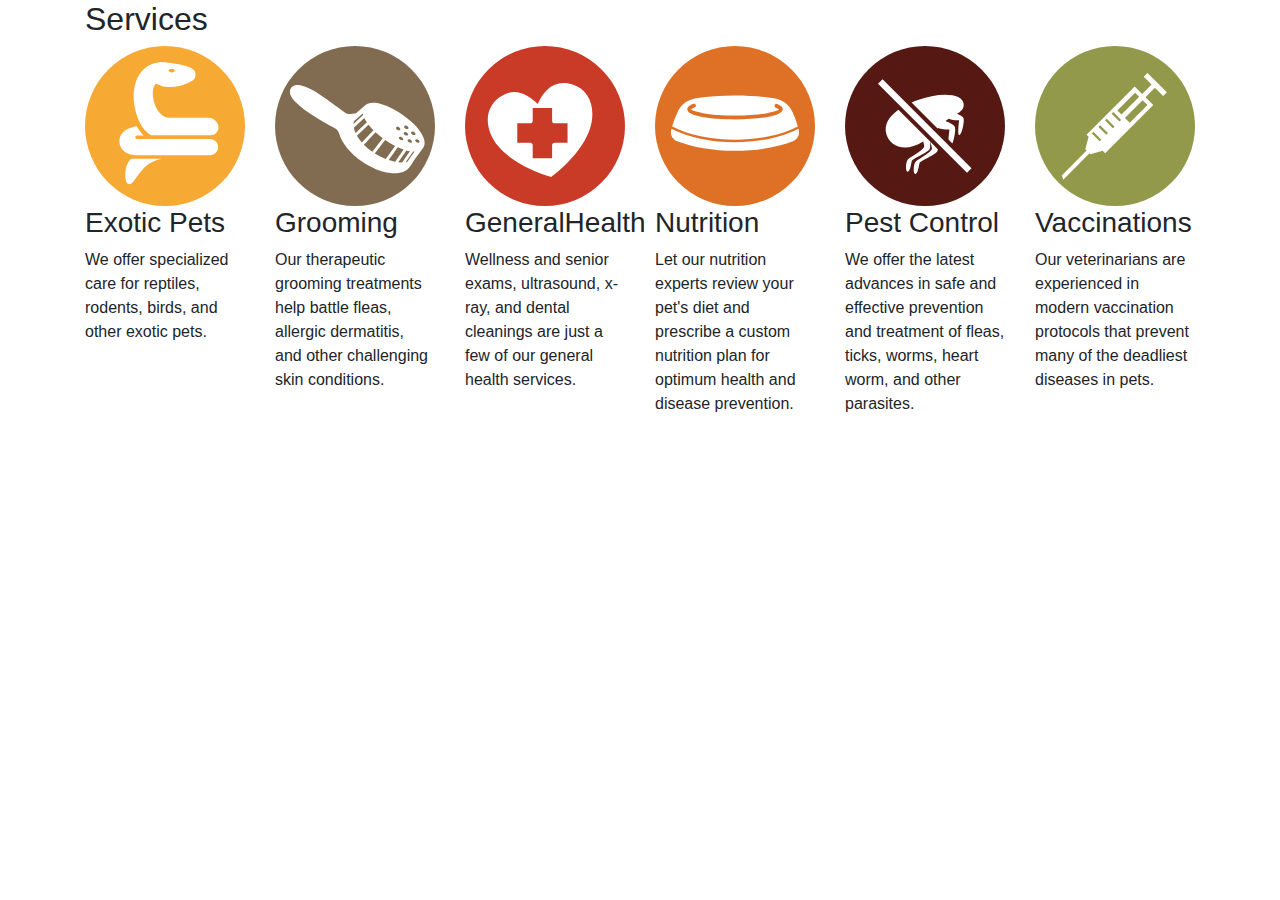
<file: exercise1-1/index.html>
<!DOCTYPE html>
<html lang="en">
<head>
  <title>Bootstrap</title>
  <link rel="stylesheet" href="https://maxcdn.bootstrapcdn.com/bootstrap/4.0.0/css/bootstrap.min.css" integrity="sha384-Gn5384xqQ1aoWXA+058RXPxPg6fy4IWvTNh0E263XmFcJlSAwiGgFAW/dAiS6JXm" crossorigin="anonymous">
  <script src="https://maxcdn.bootstrapcdn.com/bootstrap/4.0.0/js/bootstrap.min.js" integrity="sha384-JZR6Spejh4U02d8jOt6vLEHfe/JQGiRRSQQxSfFWpi1MquVdAyjUar5+76PVCmYl" crossorigin="anonymous"></script>
</head>
<body>

<div class="container">
  <h2>Services</h2>
  <div class="row">
    <section class="col-12 col-sm-6 col-md-4 col-lg-2">
      <img class="icon" src="images/icon-exoticpets.svg" alt="Icon">
      <h3>Exotic Pets</h3>
      <p>We offer specialized care for reptiles, rodents, birds, and other exotic pets.</p>
    </section>

    <section class="col-12 col-sm-6 col-md-4 col-lg-2">
      <img class="icon" src="images/icon-grooming.svg" alt="Icon">
      <h3>Grooming</h3>
      <p>Our therapeutic grooming treatments help battle fleas, allergic dermatitis, and other challenging skin conditions.</p>
    </section>

    <section class="col-12 col-sm-6 col-md-4 col-lg-2">
      <img class="icon" src="images/icon-health.svg" alt="Icon">
      <h3>GeneralHealth</h3>
      <p>Wellness and senior exams, ultrasound, x-ray, and dental cleanings are just a few of our general health services.</p>
    </section>

    <section class="col-12 col-sm-6 col-md-4 col-lg-2">
      <img class="icon" src="images/icon-nutrition.svg" alt="Icon">
      <h3>Nutrition</h3>
      <p>Let our nutrition experts review your pet's diet and prescribe a custom nutrition plan for optimum health and disease prevention.</p>
    </section>

    <section class="col-12 col-sm-6 col-md-4 col-lg-2">
      <img class="icon" src="images/icon-pestcontrol.svg" alt="Icon">
      <h3>Pest Control</h3>
      <p>We offer the latest advances in safe and effective prevention and treatment of fleas, ticks, worms, heart worm, and other parasites.</p>
    </section>

    <section class="col-12 col-sm-6 col-md-4 col-lg-2">
      <img class="icon" src="images/icon-vaccinations.svg" alt="Icon">
      <h3>Vaccinations</h3>
      <p>Our veterinarians are experienced in modern vaccination protocols that prevent many of the deadliest diseases in pets.</p>
    </section>   
  </div><!-- row -->   
</div><!-- content container -->

</body>
</html>
</file>
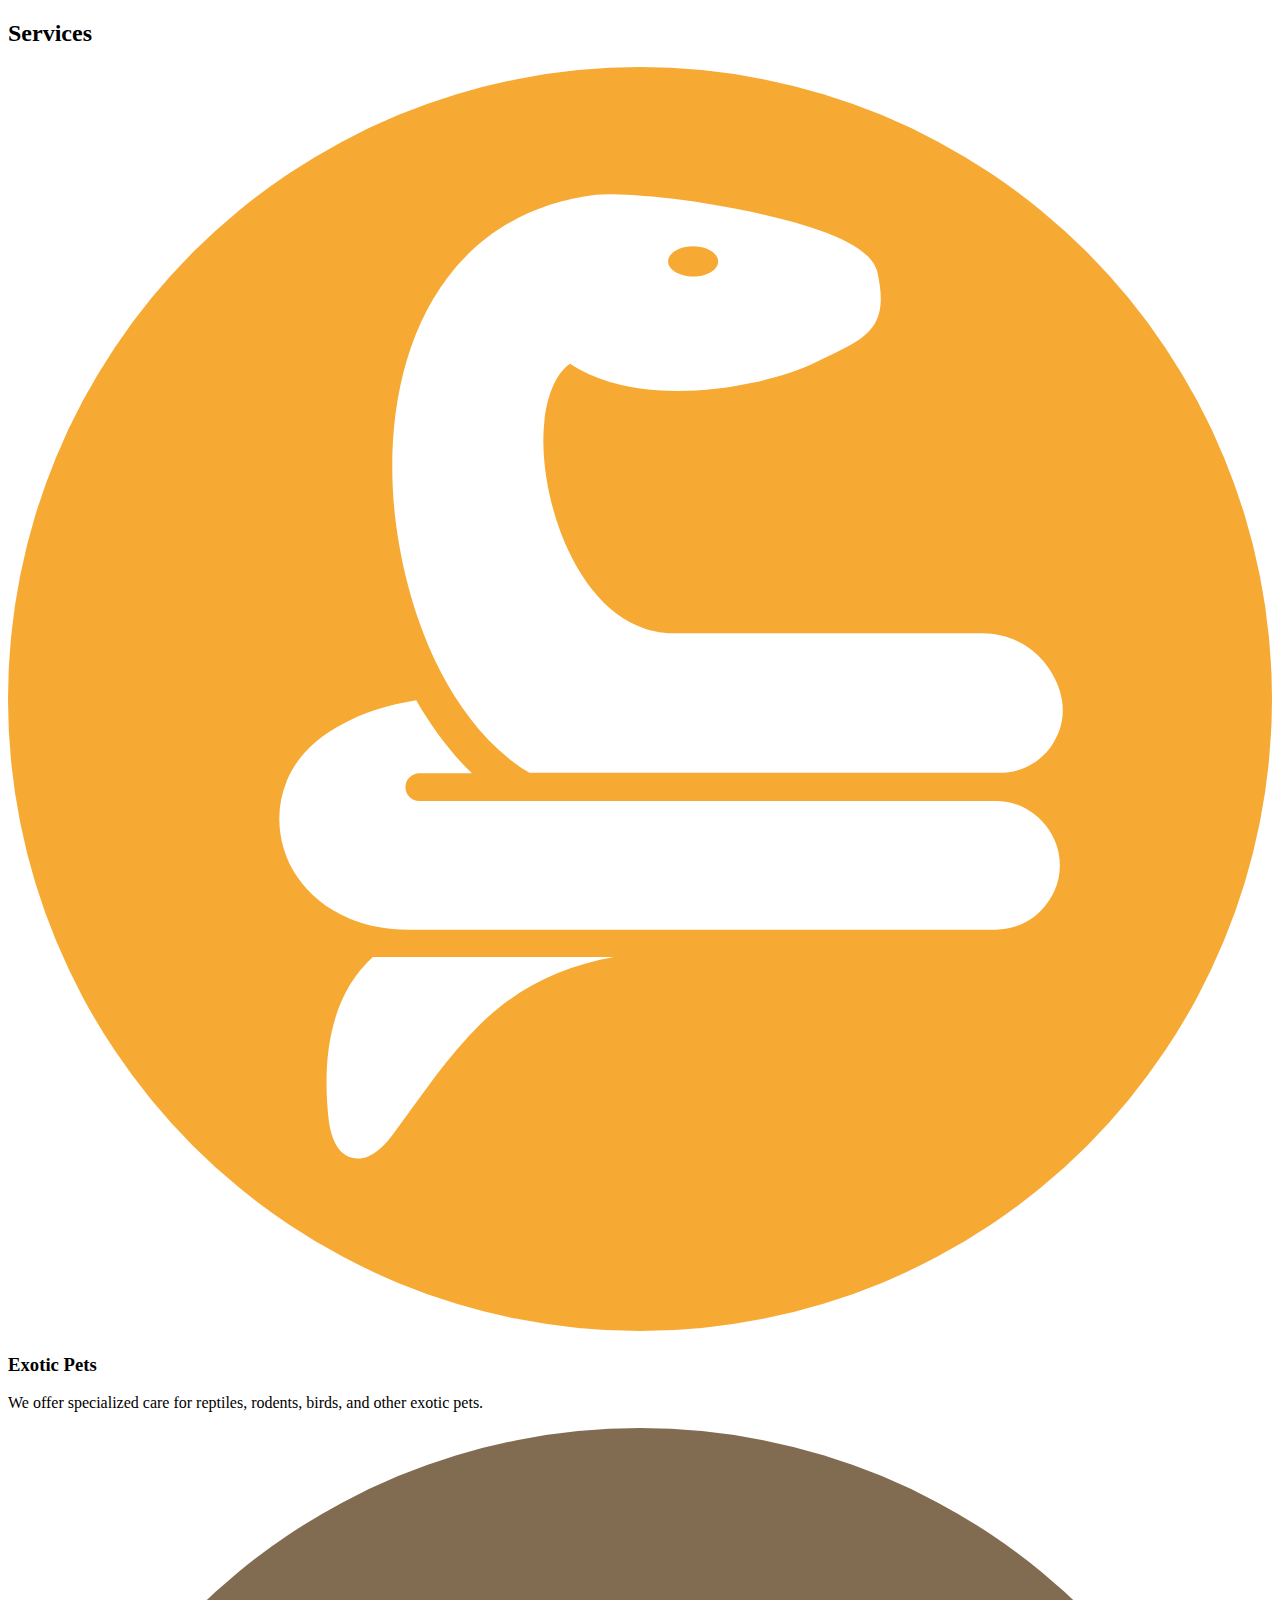
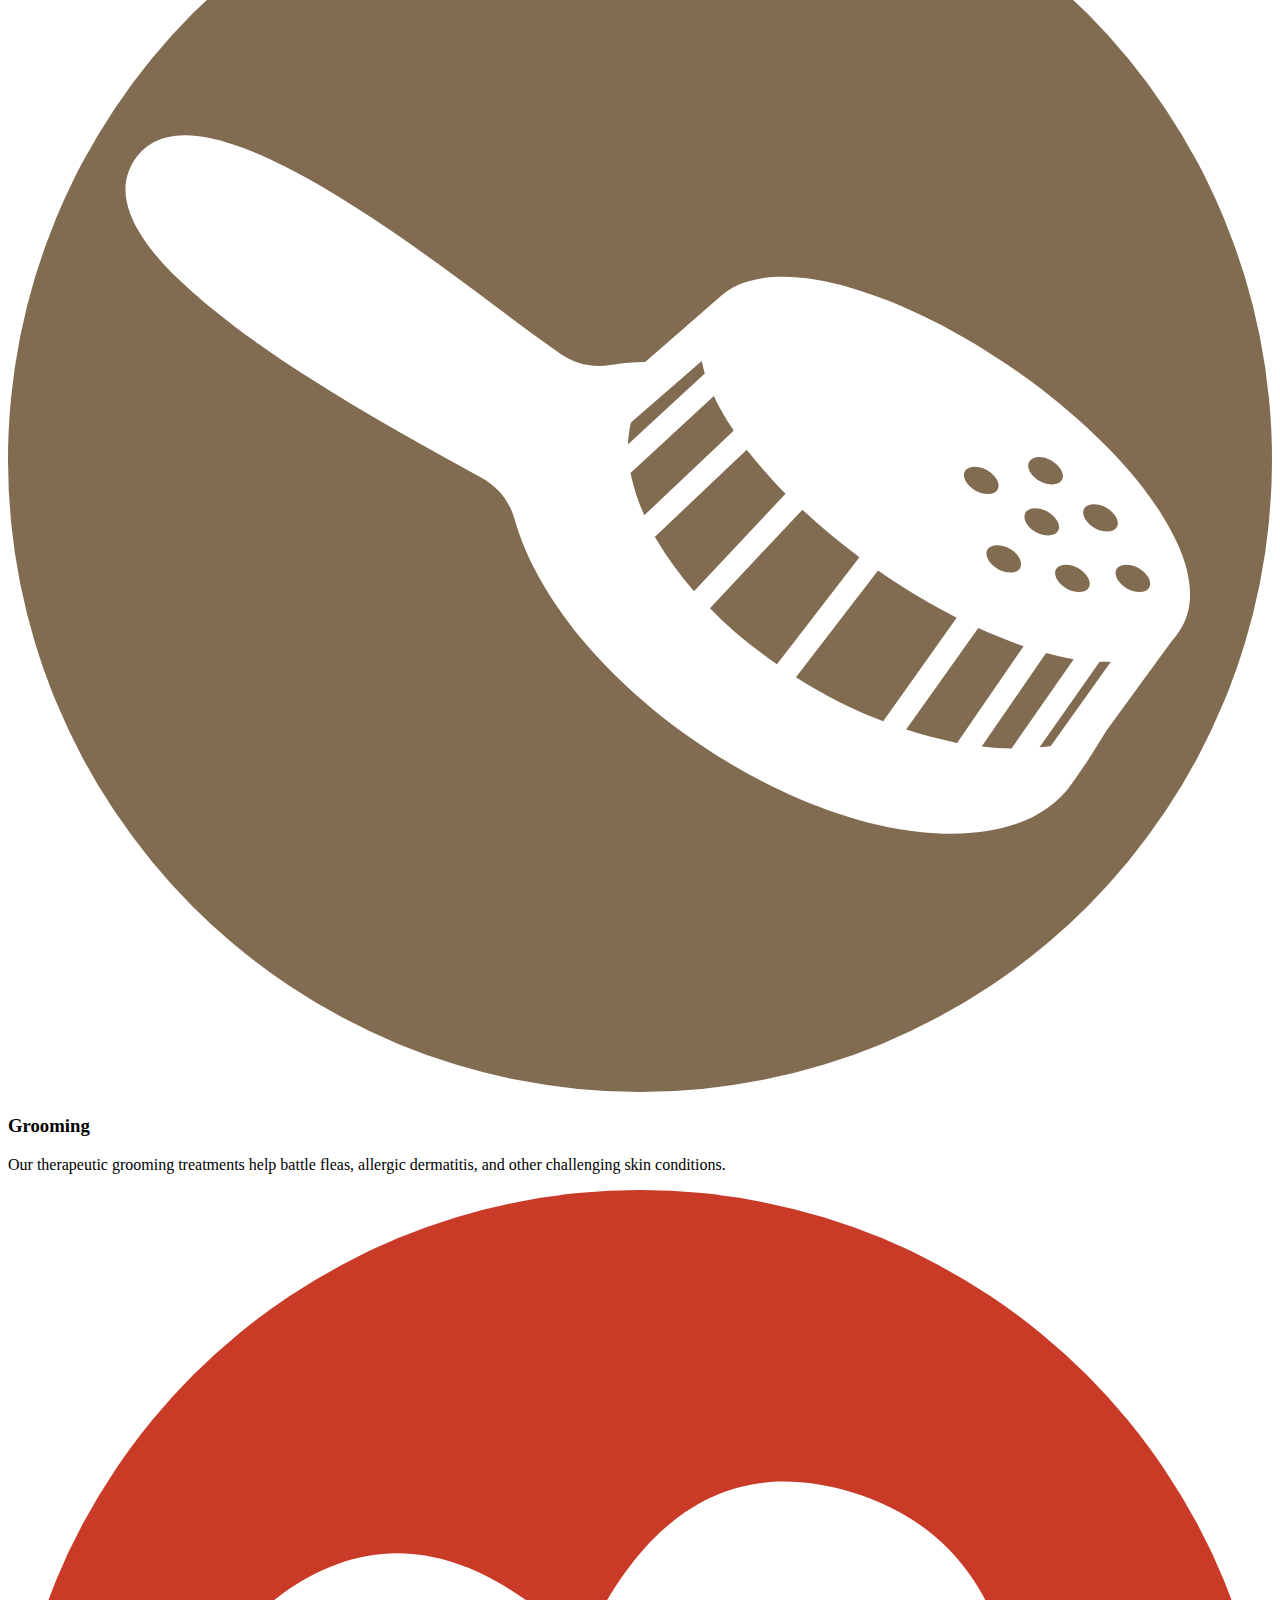
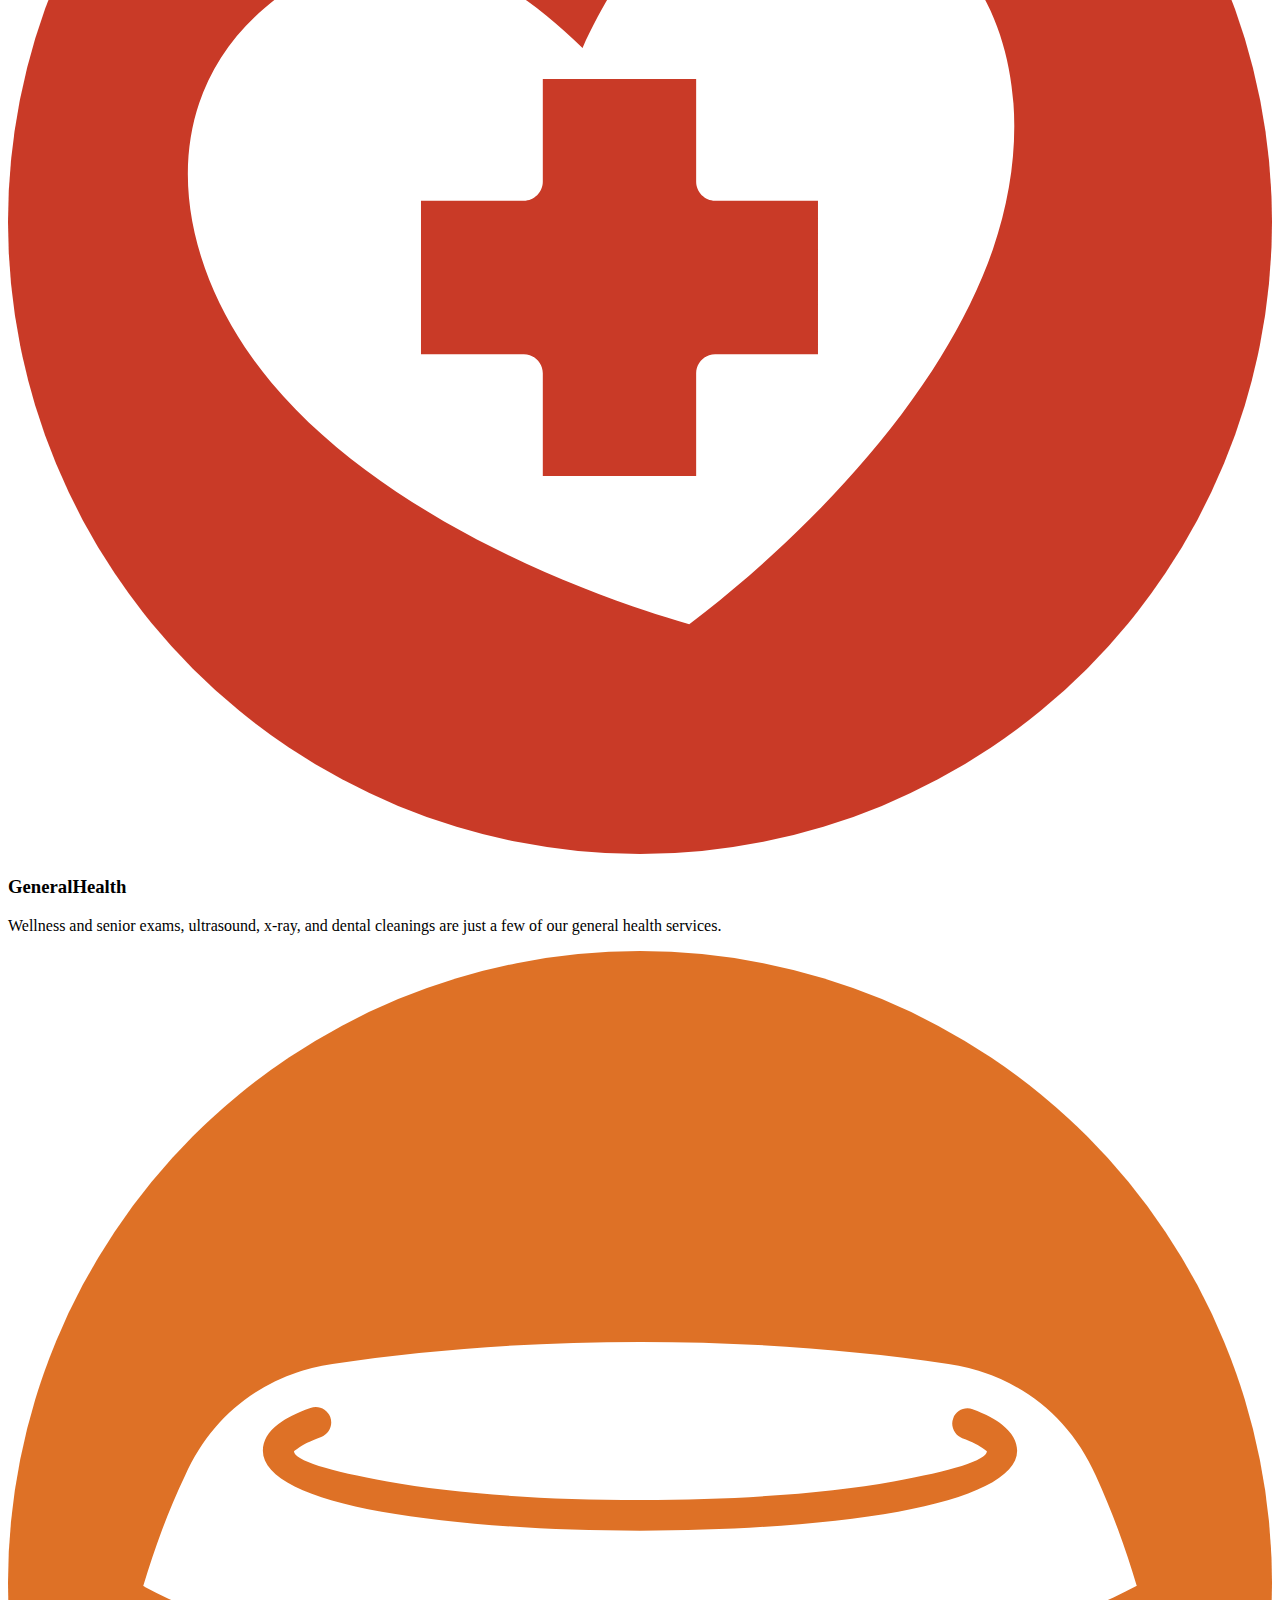
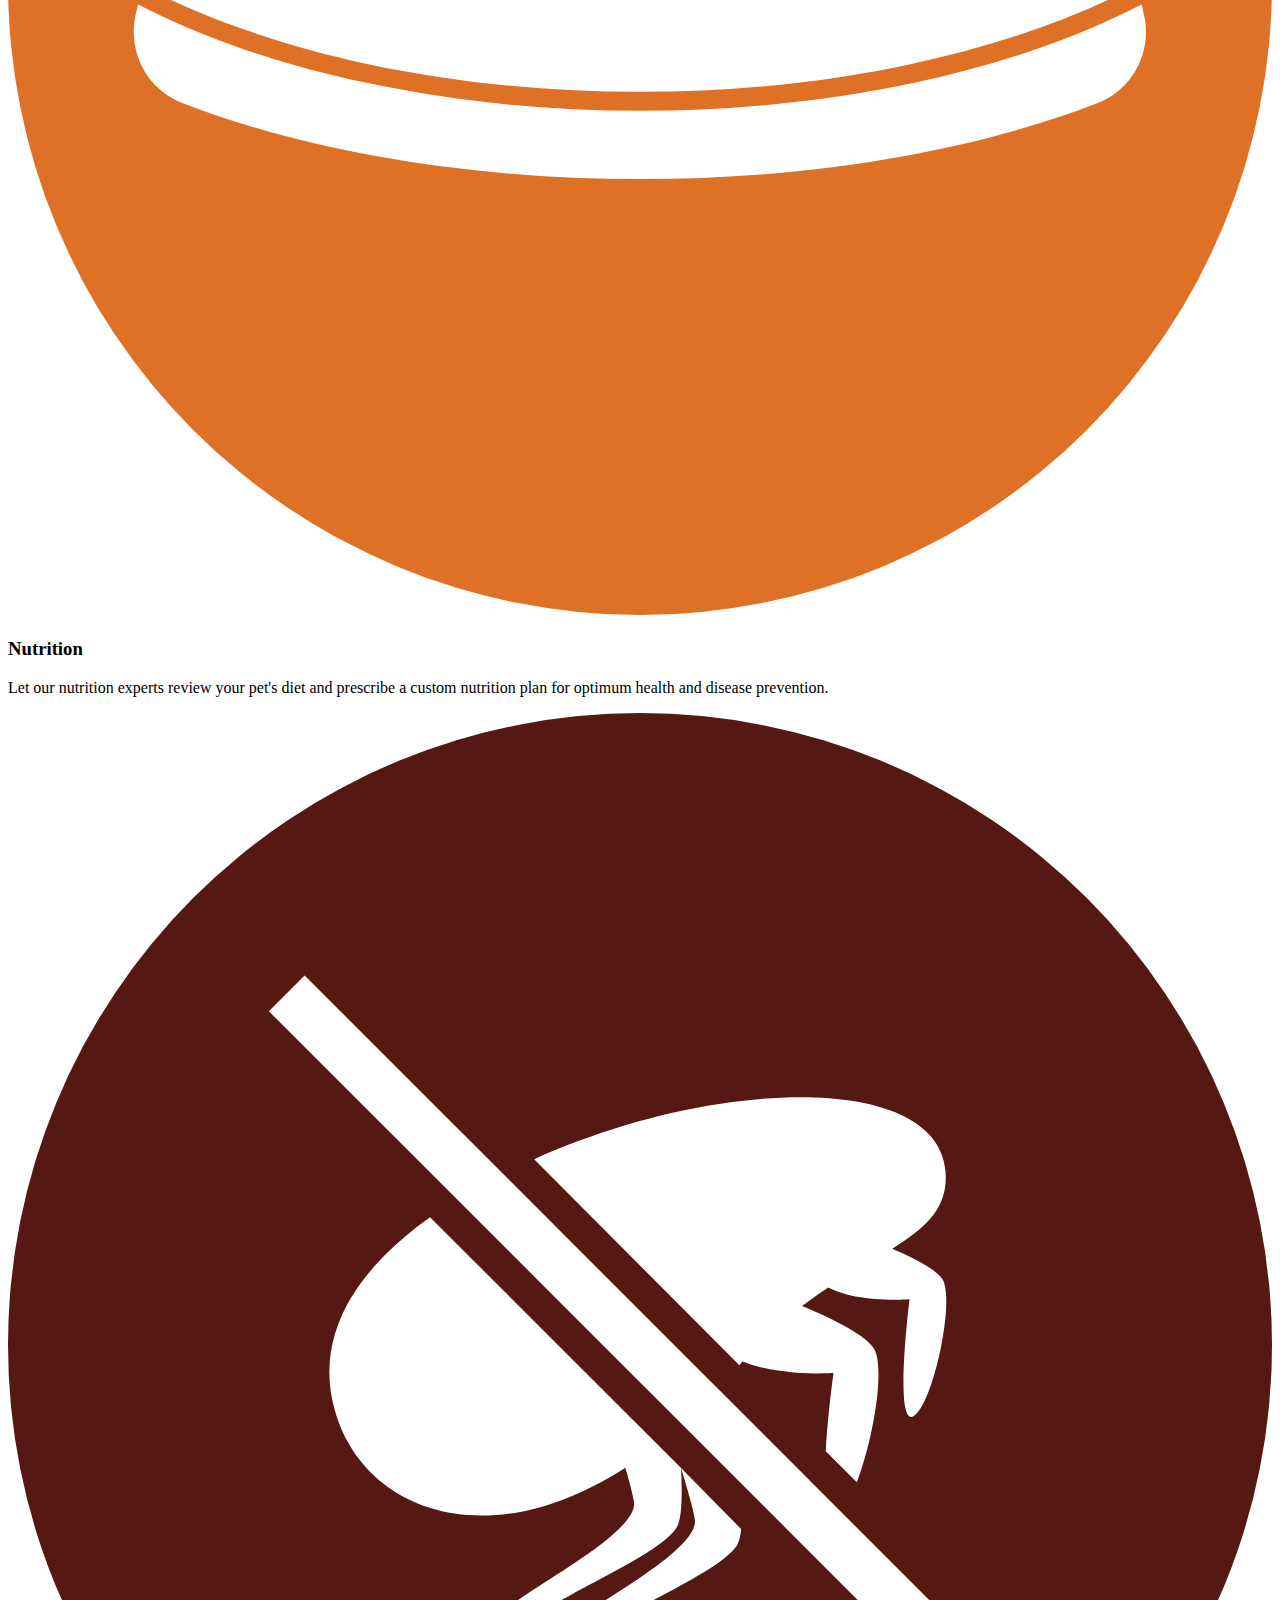
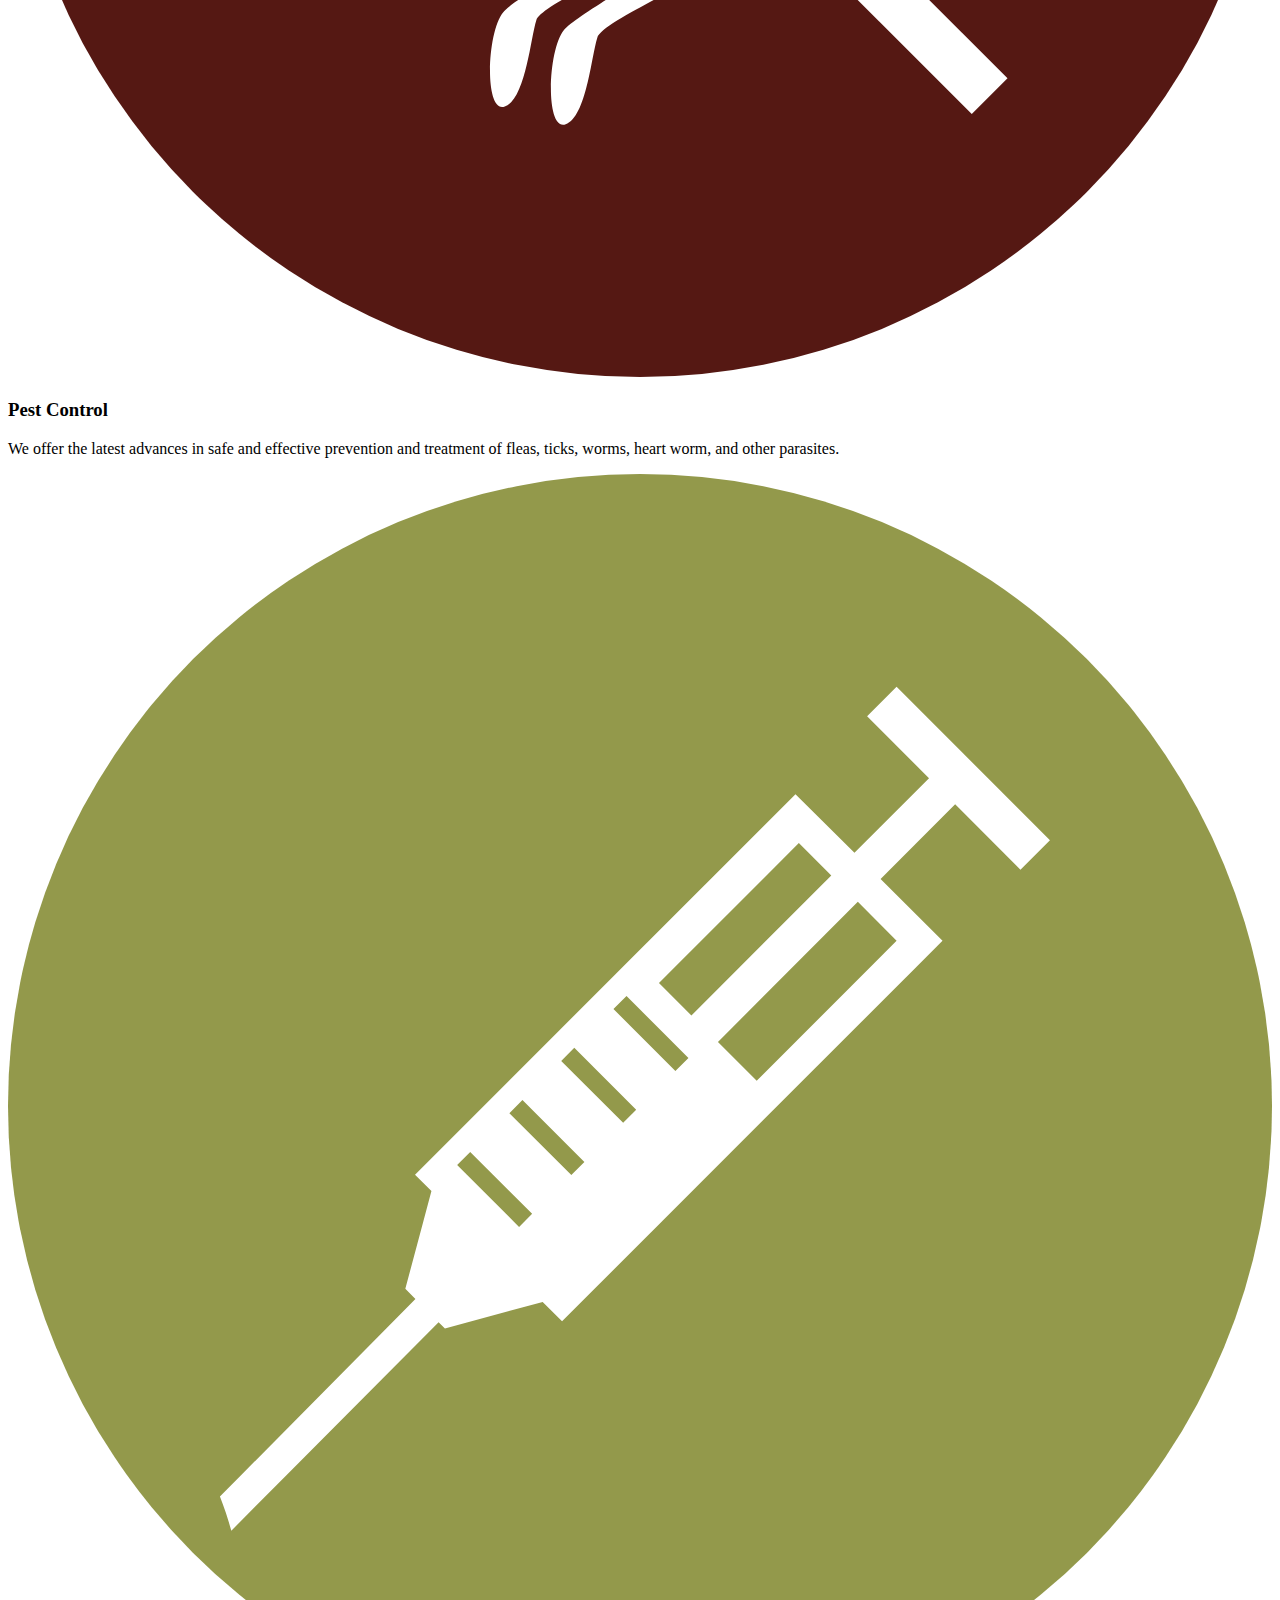
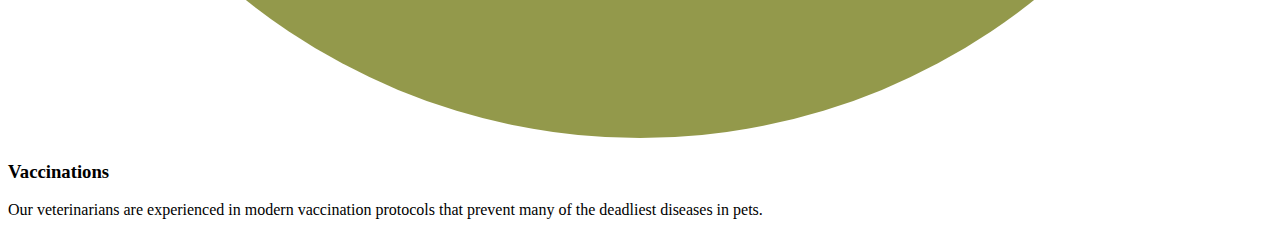
<file: Starter Code/index.html>
<!DOCTYPE html>
<html lang="en">
<head>
  <title>Bootstrap</title>
</head>
<body>

<div class="container">
  <h2>Services</h2>
  <div class="row">
    <section>
      <img class="icon" src="images/icon-exoticpets.svg" alt="Icon">
      <h3>Exotic Pets</h3>
      <p>We offer specialized care for reptiles, rodents, birds, and other exotic pets.</p>
    </section>

    <section>
      <img class="icon" src="images/icon-grooming.svg" alt="Icon">
      <h3>Grooming</h3>
      <p>Our therapeutic grooming treatments help battle fleas, allergic dermatitis, and other challenging skin conditions.</p>
    </section>

    <section>
      <img class="icon" src="images/icon-health.svg" alt="Icon">
      <h3>GeneralHealth</h3>
      <p>Wellness and senior exams, ultrasound, x-ray, and dental cleanings are just a few of our general health services.</p>
    </section>

    <section>
      <img class="icon" src="images/icon-nutrition.svg" alt="Icon">
      <h3>Nutrition</h3>
      <p>Let our nutrition experts review your pet's diet and prescribe a custom nutrition plan for optimum health and disease prevention.</p>
    </section>

    <section>
      <img class="icon" src="images/icon-pestcontrol.svg" alt="Icon">
      <h3>Pest Control</h3>
      <p>We offer the latest advances in safe and effective prevention and treatment of fleas, ticks, worms, heart worm, and other parasites.</p>
    </section>

    <section>
      <img class="icon" src="images/icon-vaccinations.svg" alt="Icon">
      <h3>Vaccinations</h3>
      <p>Our veterinarians are experienced in modern vaccination protocols that prevent many of the deadliest diseases in pets.</p>
    </section>   
  </div><!-- row -->   
</div><!-- content container -->

</body>
</html>
</file>
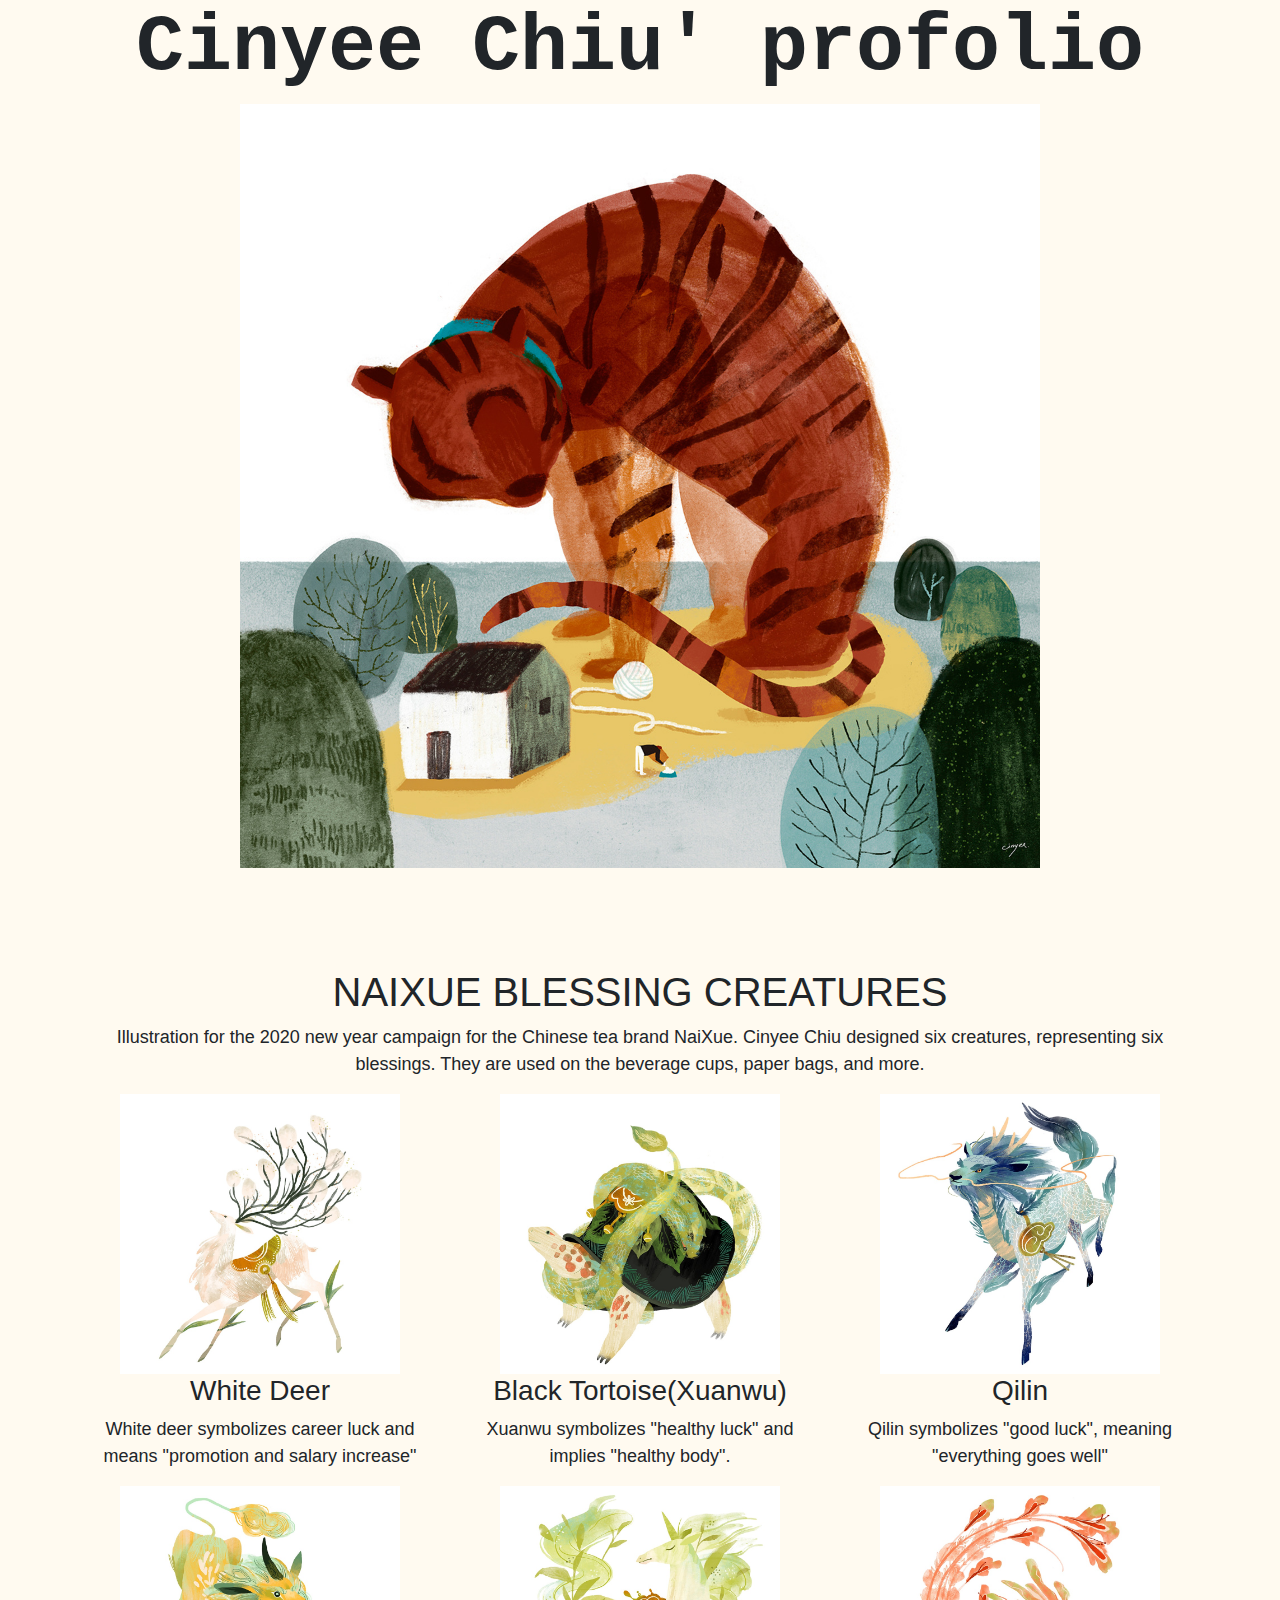
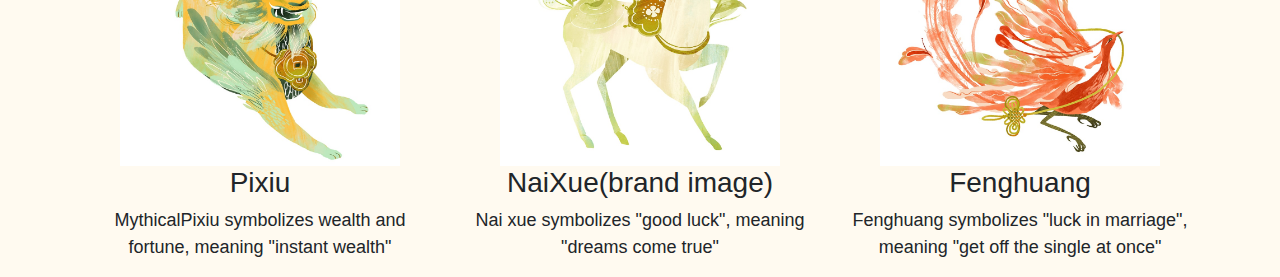
<file: exercise1-2/cinyee.html>
<!DOCTYPE html>
<html lang="en">
<head>
  <title>Cinyee chiu</title>
  <link rel="stylesheet" href="https://maxcdn.bootstrapcdn.com/bootstrap/4.0.0/css/bootstrap.min.css" integrity="sha384-Gn5384xqQ1aoWXA+058RXPxPg6fy4IWvTNh0E263XmFcJlSAwiGgFAW/dAiS6JXm" crossorigin="anonymous">
  <script src="https://maxcdn.bootstrapcdn.com/bootstrap/4.0.0/js/bootstrap.min.js" integrity="sha384-JZR6Spejh4U02d8jOt6vLEHfe/JQGiRRSQQxSfFWpi1MquVdAyjUar5+76PVCmYl" crossorigin="anonymous"></script>
  <link rel="stylesheet" href="css/style.css">
</head>
<body>
<h1>Cinyee Chiu' profolio</h1>
<img class="bg" src="img/0.jpg" alt="Icon">
<div class="container">
  <h2>NAIXUE BLESSING CREATURES</h2>
  <p>Illustration for the 2020 new year campaign for the Chinese tea brand NaiXue. Cinyee Chiu designed six creatures, representing six blessings. They are used on the beverage cups, paper bags, and more.</p>
  <div class="row">
    <section class="col-12 col-sm-6 col-lg-4">
      <img class="icon" src="img/1.jpg" alt="Icon">
      <h3>White Deer</h3>
      <p>White deer symbolizes career luck and means "promotion and salary increase"</p>
    </section>

    <section class="col-12 col-sm-6 col-lg-4">
      <img class="icon" src="img/2.jpg" alt="Icon">
      <h3>Black Tortoise(Xuanwu)</h3>
      <p>Xuanwu symbolizes "healthy luck" and implies "healthy body".</p>
    </section>

    <section class="col-12 col-sm-6 col-lg-4">
      <img class="icon" src="img/3.jpg" alt="Icon">
      <h3>Qilin</h3>
      <p>Qilin symbolizes "good luck", meaning "everything goes well"</p>
    </section>

    <section class="col-12 col-sm-6 col-lg-4">
      <img class="icon" src="img/4.jpg" alt="Icon">
      <h3>Pixiu</h3>
      <p>MythicalPixiu symbolizes wealth and fortune, meaning "instant wealth"</p>
    </section>

    <section class="col-12 col-sm-6 col-lg-4">
      <img class="icon" src="img/5.jpg" alt="Icon">
      <h3>NaiXue(brand image)</h3>
      <p>Nai xue symbolizes "good luck", meaning "dreams come true"</p>
    </section>

    <section class="col-12 col-sm-6 col-lg-4">
      <img class="icon" src="img/6.jpg" alt="Icon">
      <h3>Fenghuang</h3>
      <p>Fenghuang symbolizes "luck in marriage", meaning "get off the single at once"</p>
    </section>   
  </div><!-- row -->   
</div><!-- content container -->

</body>
</html>
</file>
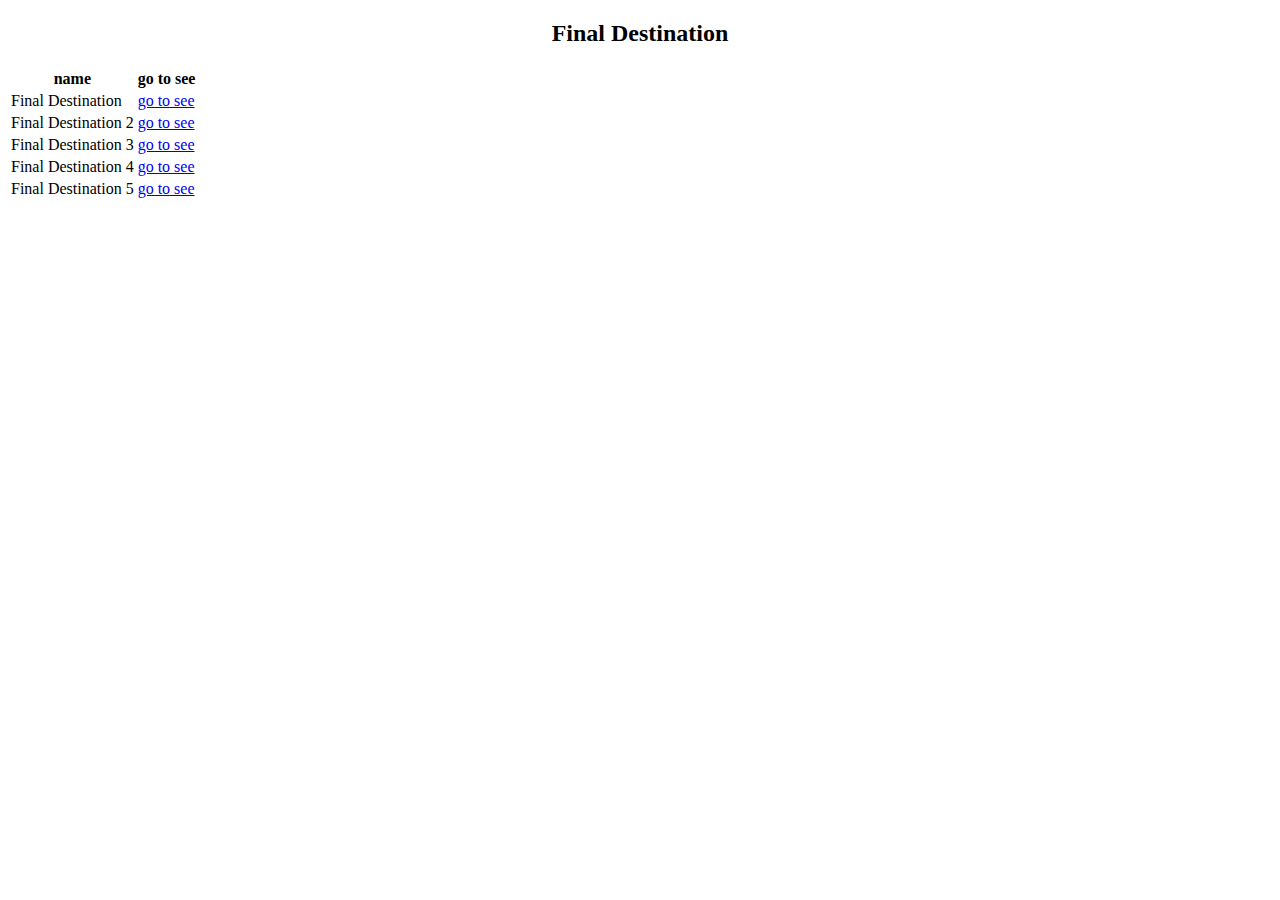
<file: session-4-ShuyaoZeng16156369/movie.html>
<!DOCTYPE html>
<html>
<head>
	<meta charset="utf-8"> 
	<title>Final Destination</title>
	<link rel="stylesheet" href="https://cdn.staticfile.org/twitter-bootstrap/3.3.7/css/bootstrap.min.css">  
	<script src="https://cdn.staticfile.org/jquery/2.1.1/jquery.min.js"></script>
	<script src="https://cdn.staticfile.org/twitter-bootstrap/3.3.7/js/bootstrap.min.js"></script>
</head>
<body>

<table class="table table-striped">
	<h2 style="text-align: center;">Final Destination</h2>
	<thead>
		<tr>
			<th>name</th>
			<th>go to see</th>
		
		</tr>
	</thead>
	<tbody>
		<tr>
			<td>Final Destination</td>
			<td><a href="see.php?video=1.mp4&title=Final Destination">go to see</></td>			
		</tr>
		<tr>
			<td>Final Destination 2</td>
			<td><a href="see.php?video=2.mp4&title=Final Destination 2">go to see</></td>			
		</tr>
		<tr>
			<td>Final Destination 3</td>
			<td><a href="see.php?video=3.mp4&title=Final Destination 3">go to see</></td>			
		</tr>
		<tr>
			<td>Final Destination 4</td>
			<td><a href="see.php?video=4.mp4&title=Final Destination 4">go to see</></td>			
		</tr>
		<tr>
			<td>Final Destination 5</td>
			<td><a href="see.php?video=5.mp4&title=Final Destination 5">go to see</></td>			
		</tr>
	</tbody>
</table>

</body>
</html>
</file>
<file: exercise1-2/css/style.css>
h1{
  font-size:80px;
  font-weight: bold;
  text-align: center;
  font-family: Monospace;
}

h2{
	font-size:40px;
	text-align: center;
}

h3{
	text-align: center;
}

p{
	font-size:18px;
	text-align: center;
}

body{
    background-color: #FFFAF0;
}

.bg{
  display: block;
  max-width: 800px;
  margin: 0 auto;
  margin-bottom: 100px;
}

.icon {
  max-width: 280px;
  margin: 0 auto;
  display: block;

.services section {
  text-align: center;
}
</file>
